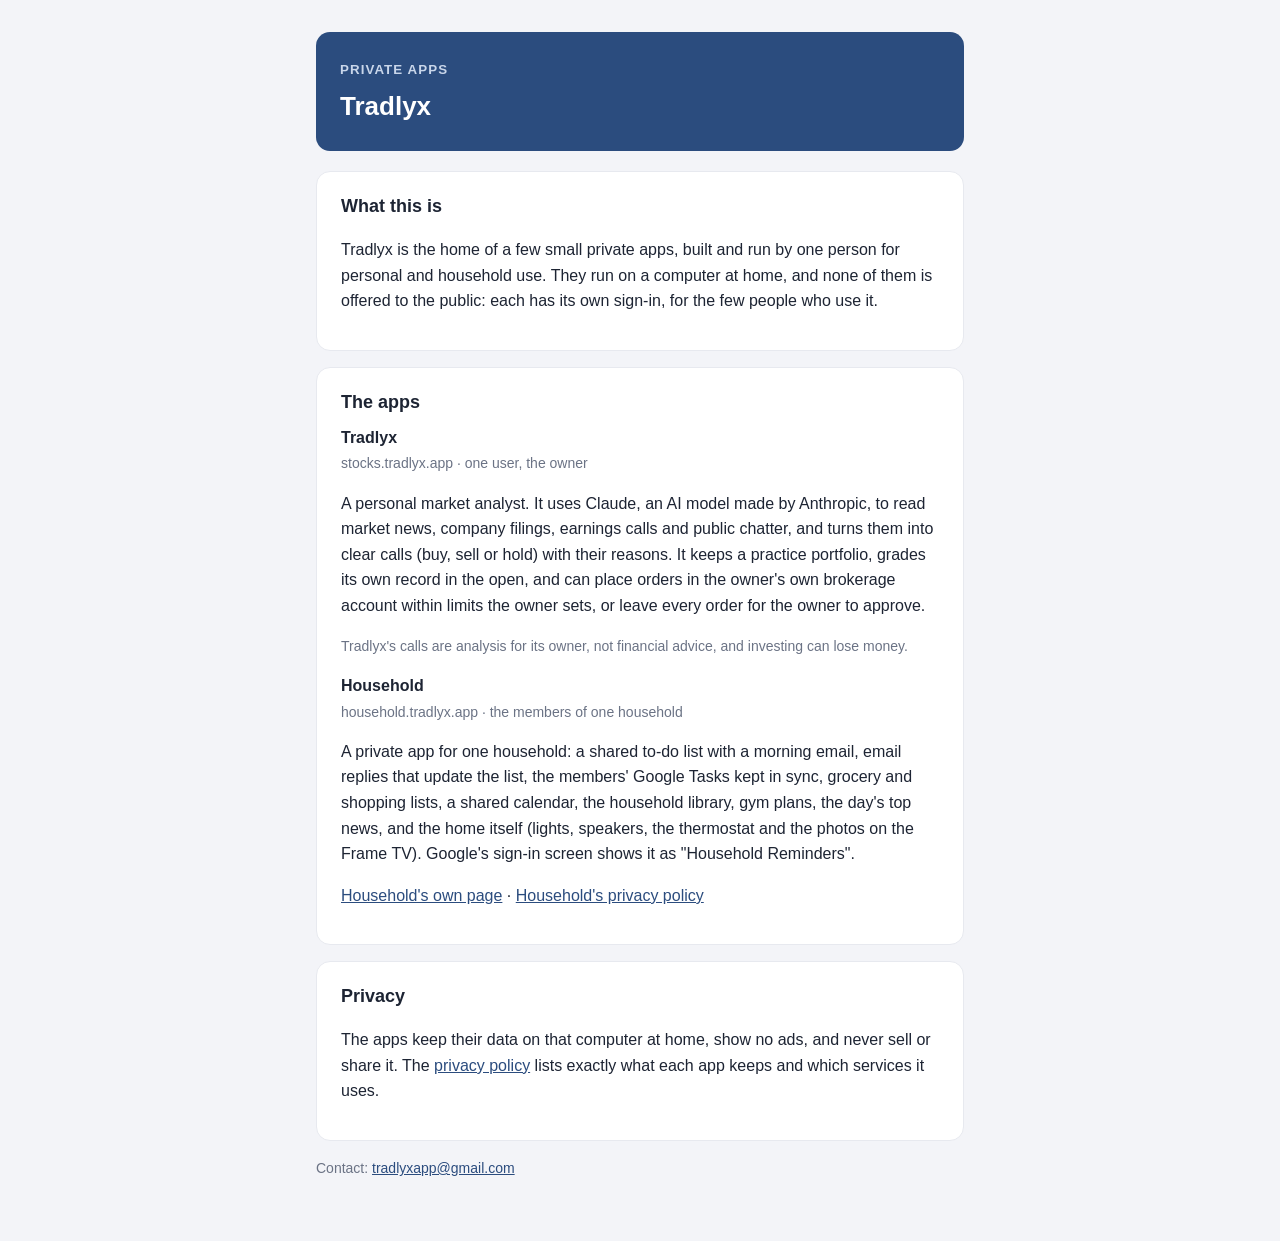
<file: index.html>
<!doctype html>
<html lang="en">
<head>
<meta charset="utf-8">
<meta name="viewport" content="width=device-width, initial-scale=1">
<title>Tradlyx</title>
<meta name="description" content="Tradlyx: a few small private apps, built and run for personal and household use.">
<link rel="stylesheet" href="style.css">
</head>
<body>
<main>
  <header><small>Private apps</small><h1>Tradlyx</h1></header>
  <section>
    <h2>What this is</h2>
    <p>Tradlyx is the home of a few small private apps, built and run by one person for personal and household use. They run on a computer at home, and none of them is offered to the public: each has its own sign-in, for the few people who use it.</p>
  </section>
  <section>
    <h2>The apps</h2>
    <h3>Tradlyx</h3>
    <p class="muted">stocks.tradlyx.app · one user, the owner</p>
    <p>A personal market analyst. It uses Claude, an AI model made by Anthropic, to read market news, company filings, earnings calls and public chatter, and turns them into clear calls (buy, sell or hold) with their reasons. It keeps a practice portfolio, grades its own record in the open, and can place orders in the owner's own brokerage account within limits the owner sets, or leave every order for the owner to approve.</p>
    <p class="muted">Tradlyx's calls are analysis for its owner, not financial advice, and investing can lose money.</p>
    <h3>Household</h3>
    <p class="muted">household.tradlyx.app · the members of one household</p>
    <p>A private app for one household: a shared to-do list with a morning email, email replies that update the list, the members' Google Tasks kept in sync, grocery and shopping lists, a shared calendar, the household library, gym plans, the day's top news, and the home itself (lights, speakers, the thermostat and the photos on the Frame TV). Google's sign-in screen shows it as "Household Reminders".</p>
    <p><a href="https://tradlyxapp.github.io/household-reminders/">Household's own page</a> · <a href="https://tradlyxapp.github.io/household-reminders/privacy.html">Household's privacy policy</a></p>
  </section>
  <section>
    <h2>Privacy</h2>
    <p>The apps keep their data on that computer at home, show no ads, and never sell or share it. The <a href="privacy.html">privacy policy</a> lists exactly what each app keeps and which services it uses.</p>
  </section>
  <p class="muted">Contact: <a href="mailto:tradlyxapp@gmail.com">tradlyxapp@gmail.com</a></p>
</main>
</body>
</html>
</file>
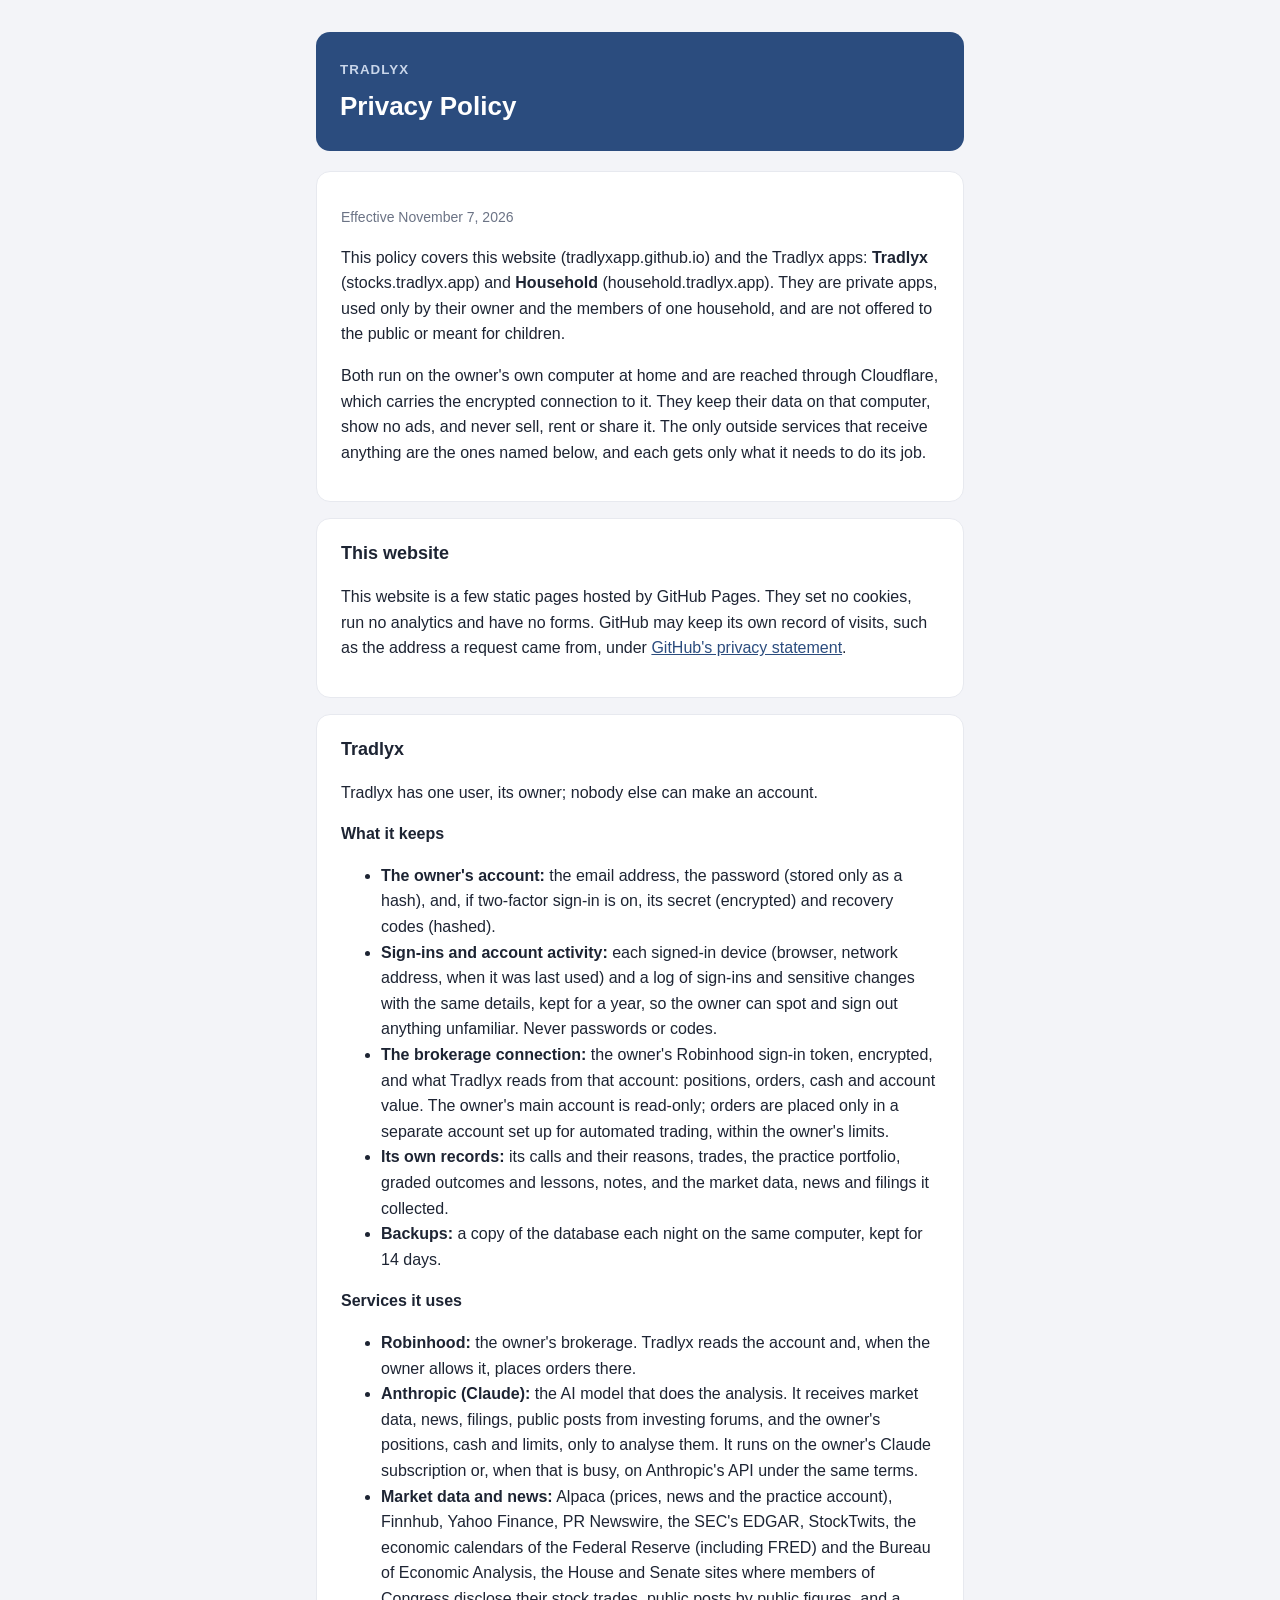
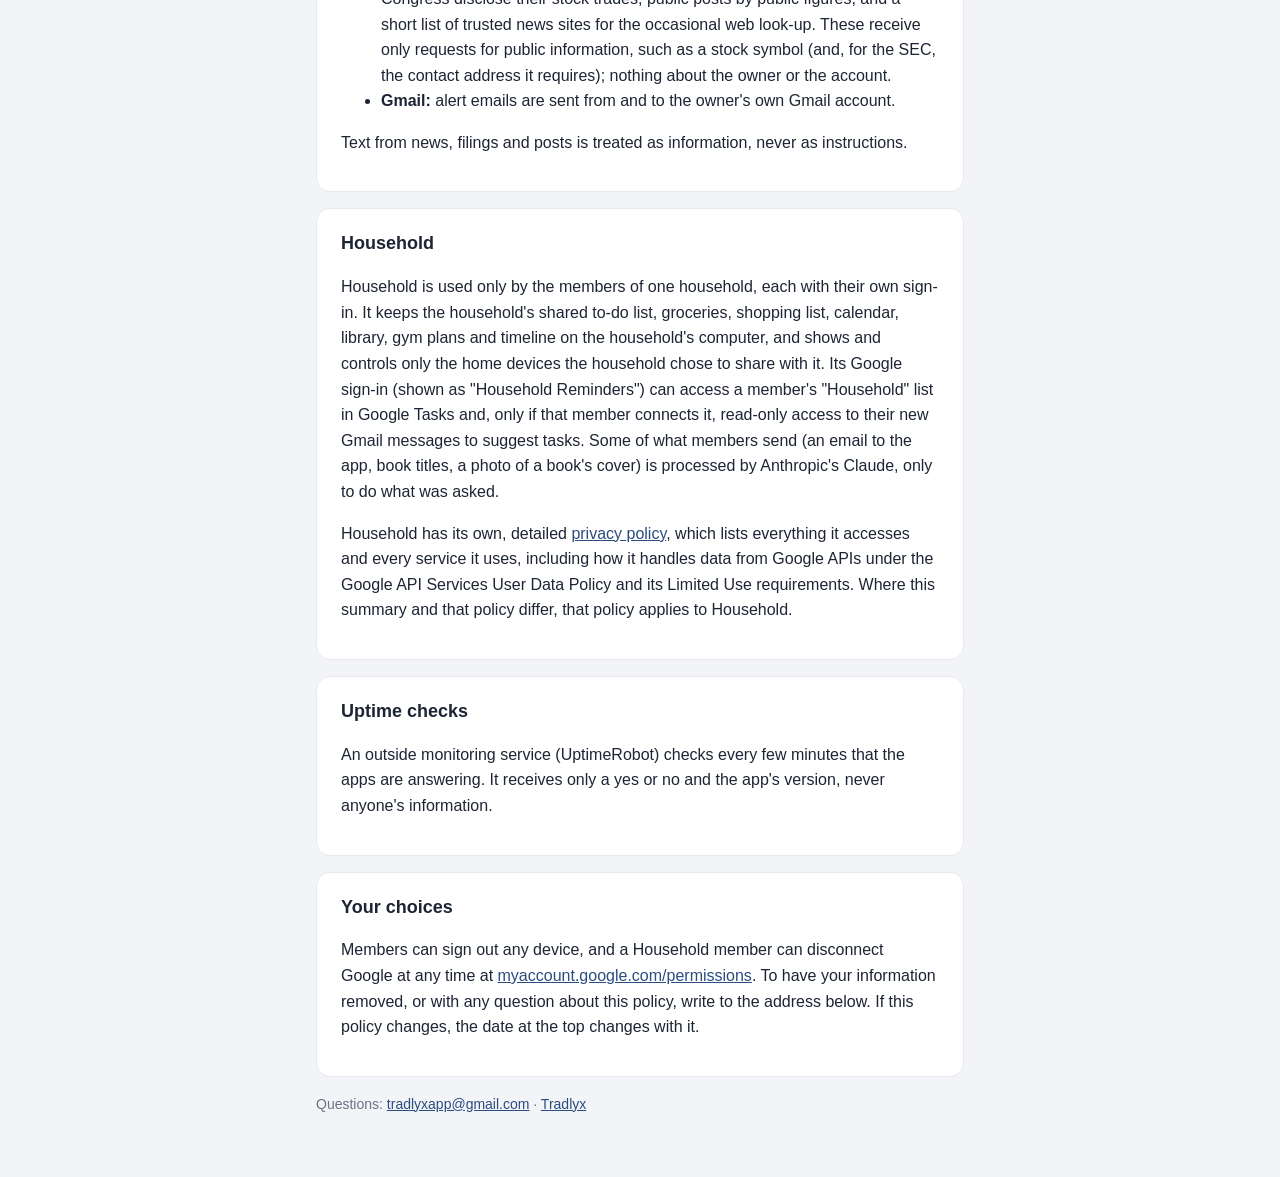
<file: privacy.html>
<!doctype html>
<html lang="en">
<head>
<meta charset="utf-8">
<meta name="viewport" content="width=device-width, initial-scale=1">
<title>Privacy Policy · Tradlyx</title>
<link rel="stylesheet" href="style.css">
</head>
<body>
<main>
  <header><small>Tradlyx</small><h1>Privacy Policy</h1></header>
  <section>
    <p class="muted">Effective November 7, 2026</p>
    <p>This policy covers this website (tradlyxapp.github.io) and the Tradlyx apps: <b>Tradlyx</b> (stocks.tradlyx.app) and <b>Household</b> (household.tradlyx.app). They are private apps, used only by their owner and the members of one household, and are not offered to the public or meant for children.</p>
    <p>Both run on the owner's own computer at home and are reached through Cloudflare, which carries the encrypted connection to it. They keep their data on that computer, show no ads, and never sell, rent or share it. The only outside services that receive anything are the ones named below, and each gets only what it needs to do its job.</p>
  </section>
  <section>
    <h2>This website</h2>
    <p>This website is a few static pages hosted by GitHub Pages. They set no cookies, run no analytics and have no forms. GitHub may keep its own record of visits, such as the address a request came from, under <a href="https://docs.github.com/en/site-policy/privacy-policies/github-general-privacy-statement">GitHub's privacy statement</a>.</p>
  </section>
  <section>
    <h2>Tradlyx</h2>
    <p>Tradlyx has one user, its owner; nobody else can make an account.</p>
    <h3>What it keeps</h3>
    <ul>
      <li><b>The owner's account:</b> the email address, the password (stored only as a hash), and, if two-factor sign-in is on, its secret (encrypted) and recovery codes (hashed).</li>
      <li><b>Sign-ins and account activity:</b> each signed-in device (browser, network address, when it was last used) and a log of sign-ins and sensitive changes with the same details, kept for a year, so the owner can spot and sign out anything unfamiliar. Never passwords or codes.</li>
      <li><b>The brokerage connection:</b> the owner's Robinhood sign-in token, encrypted, and what Tradlyx reads from that account: positions, orders, cash and account value. The owner's main account is read-only; orders are placed only in a separate account set up for automated trading, within the owner's limits.</li>
      <li><b>Its own records:</b> its calls and their reasons, trades, the practice portfolio, graded outcomes and lessons, notes, and the market data, news and filings it collected.</li>
      <li><b>Backups:</b> a copy of the database each night on the same computer, kept for 14 days.</li>
    </ul>
    <h3>Services it uses</h3>
    <ul>
      <li><b>Robinhood:</b> the owner's brokerage. Tradlyx reads the account and, when the owner allows it, places orders there.</li>
      <li><b>Anthropic (Claude):</b> the AI model that does the analysis. It receives market data, news, filings, public posts from investing forums, and the owner's positions, cash and limits, only to analyse them. It runs on the owner's Claude subscription or, when that is busy, on Anthropic's API under the same terms.</li>
      <li><b>Market data and news:</b> Alpaca (prices, news and the practice account), Finnhub, Yahoo Finance, PR Newswire, the SEC's EDGAR, StockTwits, the economic calendars of the Federal Reserve (including FRED) and the Bureau of Economic Analysis, the House and Senate sites where members of Congress disclose their stock trades, public posts by public figures, and a short list of trusted news sites for the occasional web look-up. These receive only requests for public information, such as a stock symbol (and, for the SEC, the contact address it requires); nothing about the owner or the account.</li>
      <li><b>Gmail:</b> alert emails are sent from and to the owner's own Gmail account.</li>
    </ul>
    <p>Text from news, filings and posts is treated as information, never as instructions.</p>
  </section>
  <section>
    <h2>Household</h2>
    <p>Household is used only by the members of one household, each with their own sign-in. It keeps the household's shared to-do list, groceries, shopping list, calendar, library, gym plans and timeline on the household's computer, and shows and controls only the home devices the household chose to share with it. Its Google sign-in (shown as "Household Reminders") can access a member's "Household" list in Google Tasks and, only if that member connects it, read-only access to their new Gmail messages to suggest tasks. Some of what members send (an email to the app, book titles, a photo of a book's cover) is processed by Anthropic's Claude, only to do what was asked.</p>
    <p>Household has its own, detailed <a href="https://tradlyxapp.github.io/household-reminders/privacy.html">privacy policy</a>, which lists everything it accesses and every service it uses, including how it handles data from Google APIs under the Google API Services User Data Policy and its Limited Use requirements. Where this summary and that policy differ, that policy applies to Household.</p>
  </section>
  <section>
    <h2>Uptime checks</h2>
    <p>An outside monitoring service (UptimeRobot) checks every few minutes that the apps are answering. It receives only a yes or no and the app's version, never anyone's information.</p>
  </section>
  <section>
    <h2>Your choices</h2>
    <p>Members can sign out any device, and a Household member can disconnect Google at any time at <a href="https://myaccount.google.com/permissions">myaccount.google.com/permissions</a>. To have your information removed, or with any question about this policy, write to the address below. If this policy changes, the date at the top changes with it.</p>
  </section>
  <p class="muted">Questions: <a href="mailto:tradlyxapp@gmail.com">tradlyxapp@gmail.com</a> · <a href="./">Tradlyx</a></p>
</main>
</body>
</html>
</file>
<file: style.css>
:root { --ink: #1d2433; --muted: #6b7385; --brand: #2b4c7e; --page: #f3f4f8; --card: #fff; --line: #e7e9ef; }
@media (prefers-color-scheme: dark) { :root { --ink: #e8eaf0; --muted: #a0a7b8; --brand: #8fb0e3; --page: #14171f; --card: #1d212b; --line: #2c3240; } }
* { box-sizing: border-box; }
body { margin: 0; background: var(--page); color: var(--ink); font: 16px/1.6 -apple-system, BlinkMacSystemFont, "Segoe UI", Roboto, Helvetica, Arial, sans-serif; }
main { max-width: 680px; margin: 0 auto; padding: 32px 16px 48px; }
header { background: #2b4c7e; color: #fff; border-radius: 14px; padding: 24px; margin-bottom: 20px; }
header small { text-transform: uppercase; letter-spacing: .08em; color: #c9d6ea; font-weight: 600; }
header h1 { margin: 4px 0 0; font-size: 26px; }
section { background: var(--card); border: 1px solid var(--line); border-radius: 14px; padding: 20px 24px; margin-bottom: 16px; }
h2 { font-size: 18px; margin: 0 0 8px; }
p, li { color: var(--ink); }
.muted { color: var(--muted); font-size: 14px; }
a { color: var(--brand); }
h3 { font-size: 16px; margin: 16px 0 2px; }
h3:first-of-type { margin-top: 4px; }
h3 + p.muted { margin-top: 0; }
</file>
